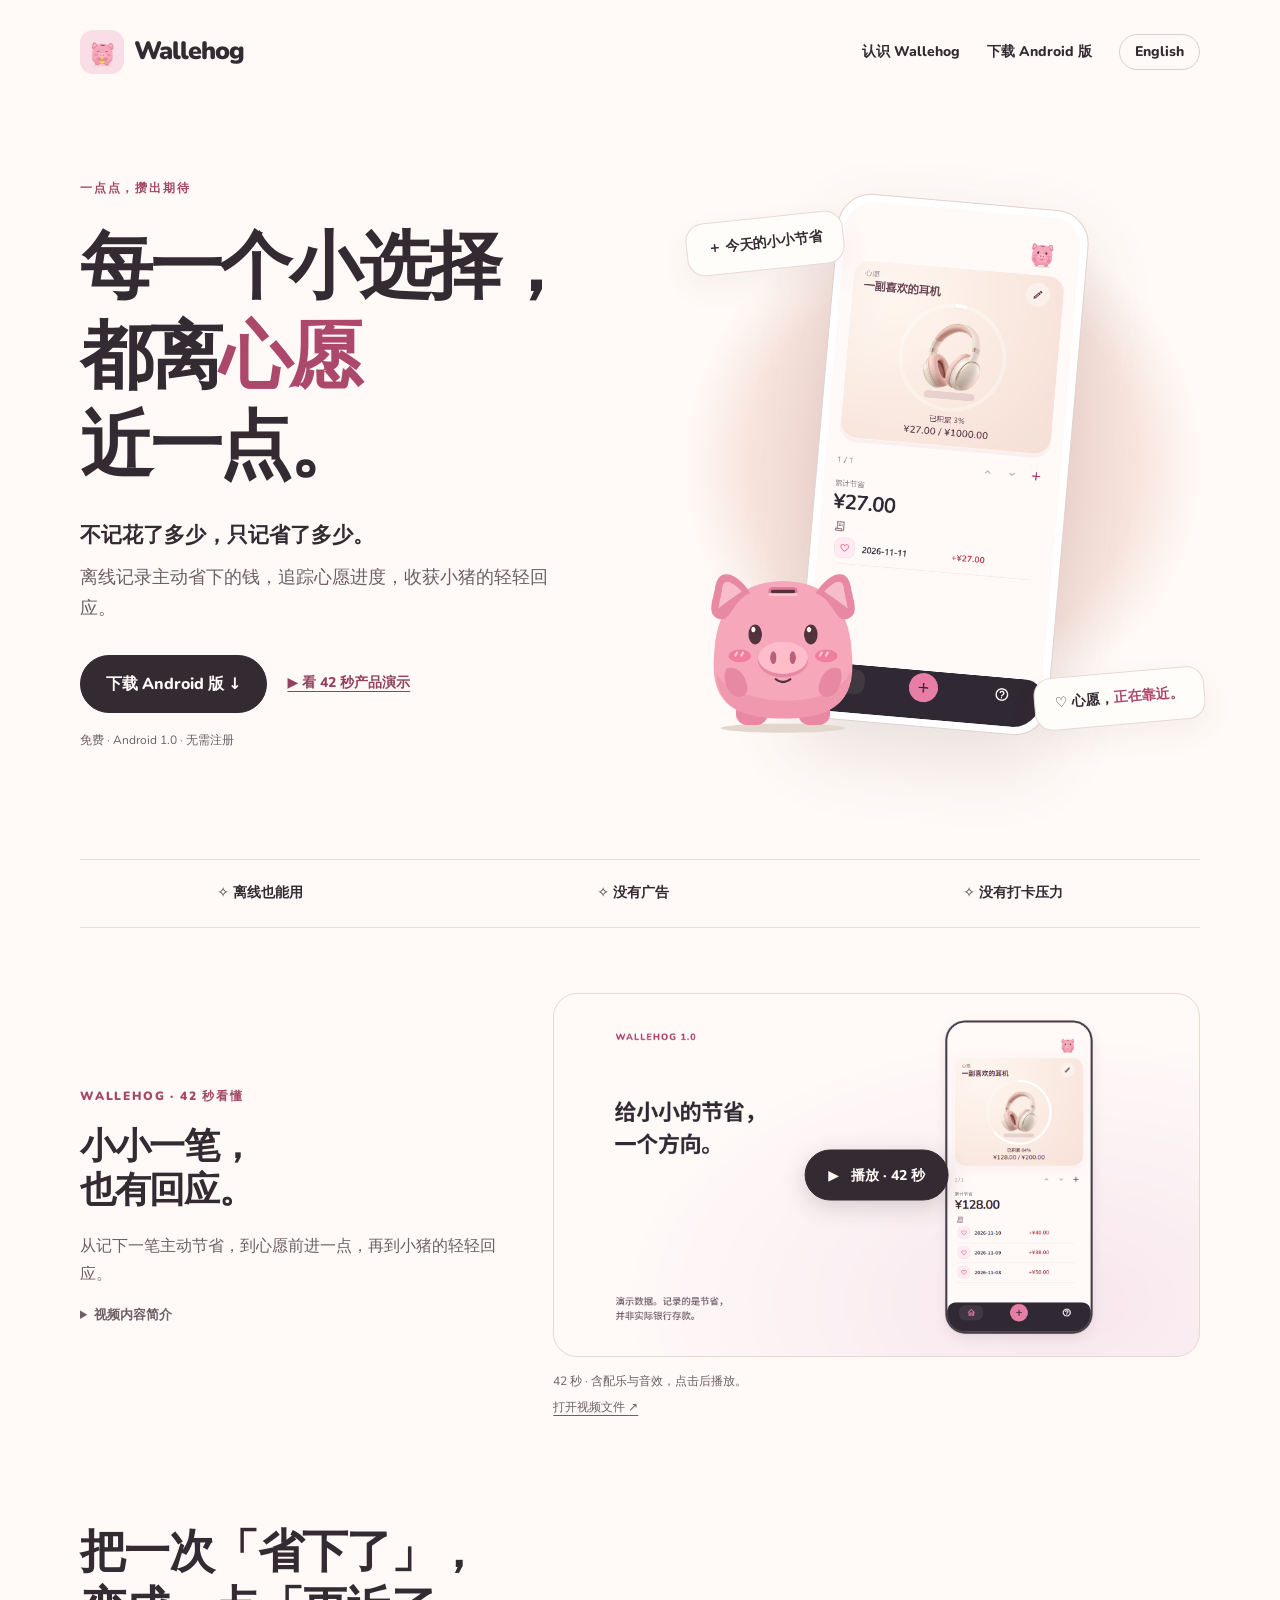
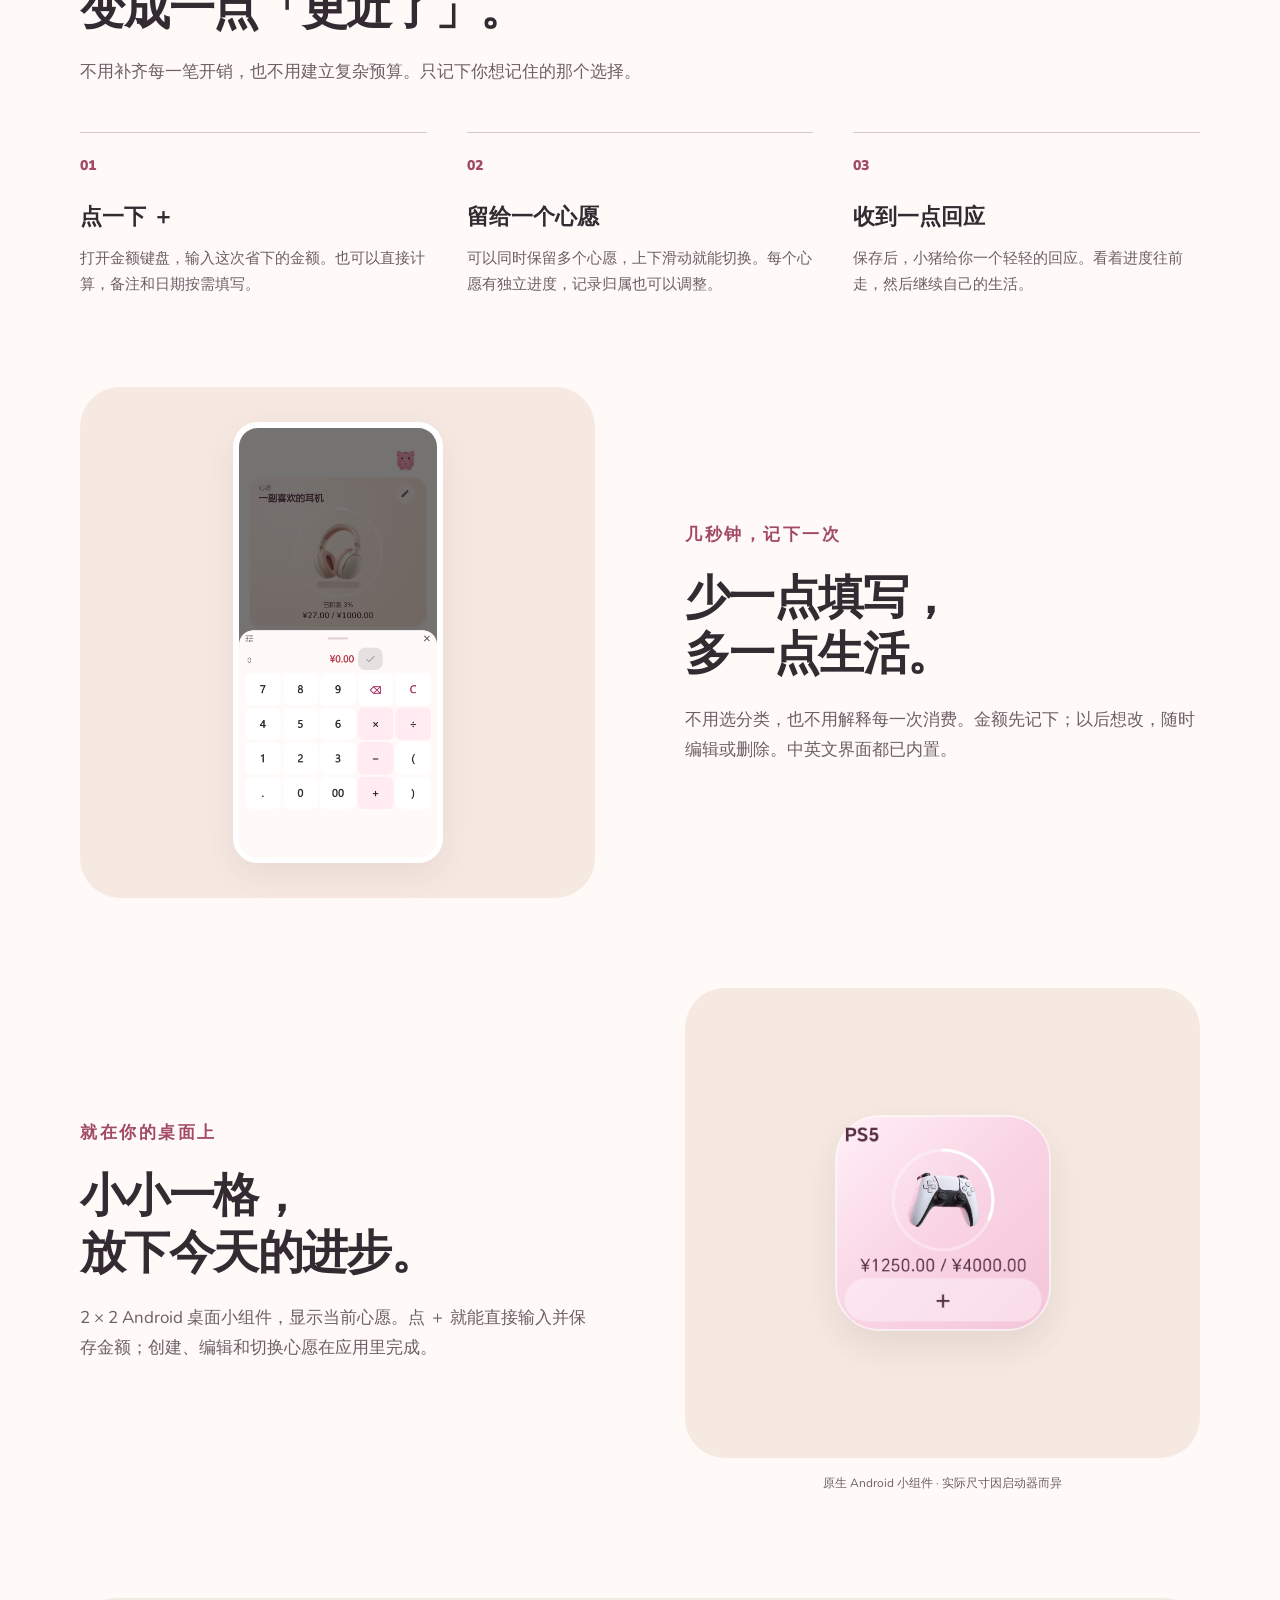
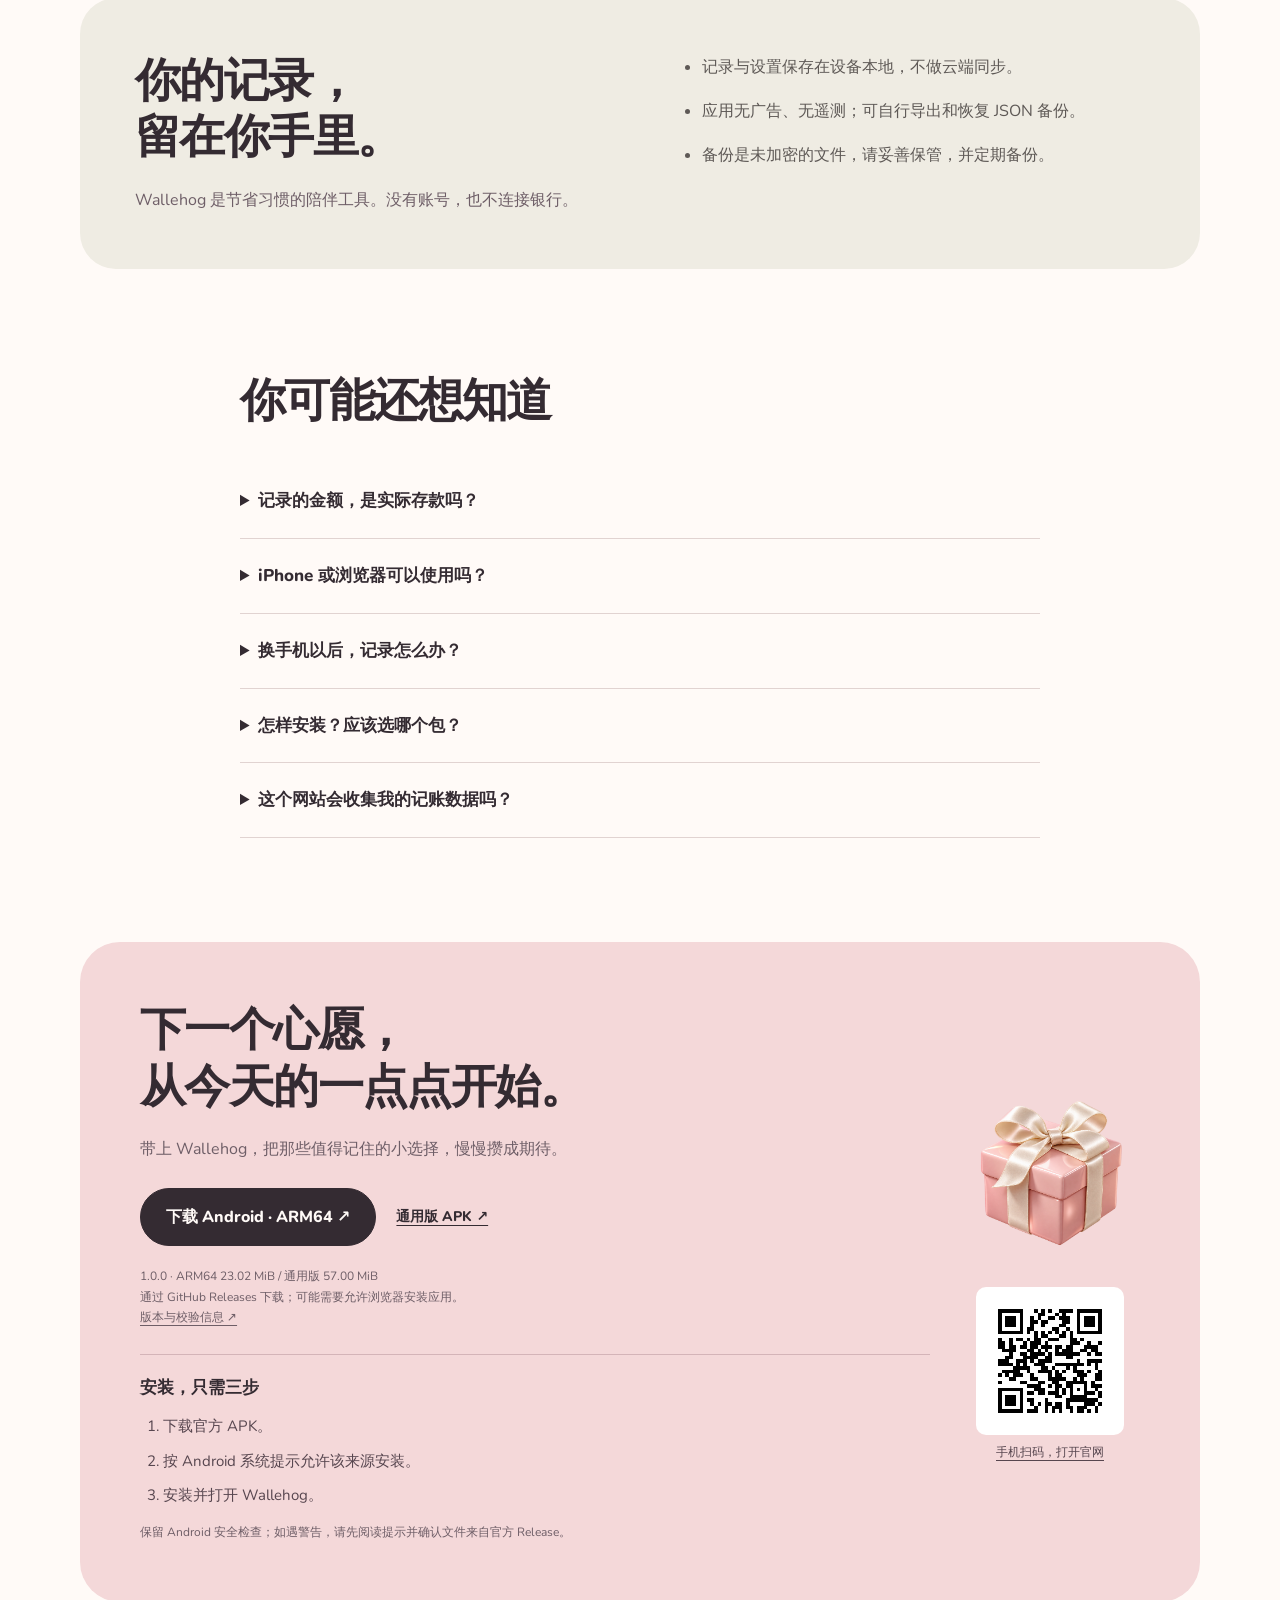
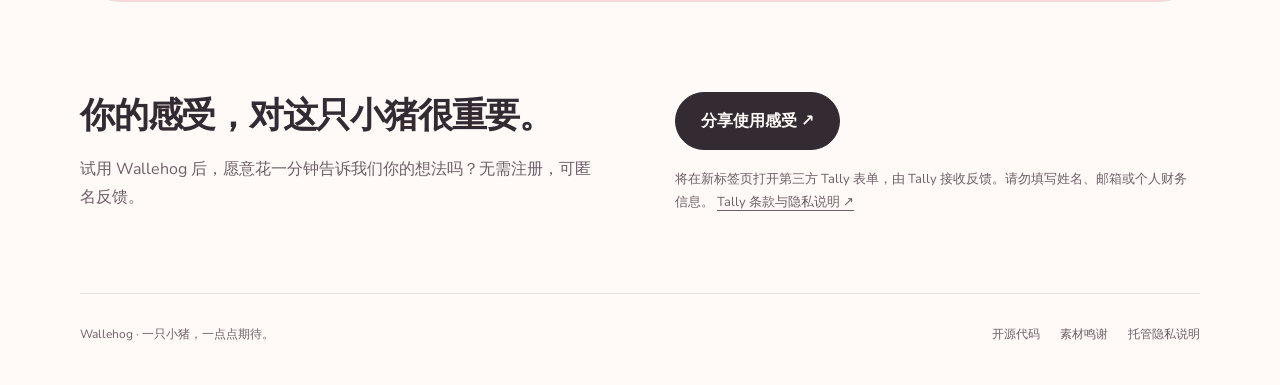
<file: website/index.html>
<!doctype html>
<html lang="zh-CN"><head><meta charset="utf-8"><meta name="viewport" content="width=device-width,initial-scale=1"><title>Wallehog · 每一个小选择，都离心愿近一点</title><meta name="description" content="Wallehog 是一款离线 Android 应用：记下你主动省下的钱，追踪心愿进度，收获小猪的一点正向回应。"><meta name="theme-color" content="#fffaf7"><meta property="og:title" content="Wallehog · 每一个小选择，都离心愿近一点"><meta property="og:description" content="Wallehog 是一款离线 Android 应用：记下你主动省下的钱，追踪心愿进度，收获小猪的一点正向回应。"><meta property="og:type" content="website"><meta property="og:image" content="https://naclarb.github.io/Wallehog/assets/home.png"><link rel="alternate" hreflang="zh-CN" href="https://naclarb.github.io/Wallehog/"><link rel="alternate" hreflang="en" href="https://naclarb.github.io/Wallehog/en/"><link rel="icon" href="assets/icon.png"><link rel="stylesheet" href="styles.css?v=growth1"><script src="film.js?v=qa1" defer></script><script src="pig.js?v=2" defer></script></head>
<body><a class="skip" href="#main">跳到正文</a><div class="wrap"><header><a class="brand" href="./"><img src="assets/icon.png" alt="" class="" width="44" height="44">Wallehog</a><nav aria-label="主导航"><a class="desktop" href="#features">认识 Wallehog</a><a class="desktop" href="#download">下载 Android 版</a><a class="lang" href="en/" lang="en">English</a></nav></header><main id="main"><section class="hero"><div><p class="eyebrow">一点点，攒出期待</p><h1>每一个小选择，<br>都离<em>心愿</em><br>近一点。</h1><p class="lead"><strong class="positioning">不记花了多少，只记省了多少。</strong><span>离线记录主动省下的钱，追踪心愿进度，收获小猪的轻轻回应。</span></p><div class="actions"><a class="button" href="#download">下载 Android 版 ↓</a><a class="text-link film-link" href="#film">▶ 看 42 秒产品演示</a></div><p class="fine">免费 · Android 1.0 · 无需注册</p></div><div class="hero-art"><div class="halo" aria-hidden="true"></div><div class="label label-top">＋ 今天的小小节省</div><div class="phone"><img src="assets/home.png" alt="Wallehog 首页：耳机心愿、节省进度与最近记录" class="" width="780" height="1688" fetchpriority="high"></div><div class="hero-pig"><img src="assets/pig.png" width="800" height="840" alt=""><button class="pig-touch" type="button" aria-label="摸摸小猪，让它跳一下" hidden></button></div><div class="label label-bottom">♡ 心愿，<span>正在靠近。</span></div></div></section><div class="principles"><span>✧ 离线也能用</span><span>✧ 没有广告</span><span>✧ 没有打卡压力</span></div><section class="film" id="film" aria-labelledby="film-title"><div class="film-copy"><p class="eyebrow">Wallehog · 42 秒看懂</p><h2 id="film-title">小小一笔，<br>也有回应。</h2><p>从记下一笔主动节省，到心愿前进一点，再到小猪的轻轻回应。</p><details class="film-description"><summary>视频内容简介</summary><p>影片演示为已有耳机心愿记下一次 ¥2 的节省：点 ＋、输入 2、确认保存。心愿从 ¥128 / ¥200（64%）变为 ¥130 / ¥200（65%），小猪回应已保存的记录。结尾介绍 Wallehog 与 Android 下载。示例金额为自行记录的节省，不是银行存款；全片含配乐与音效，无人声解说。</p></details></div><div><div class="film-player"><video id="product-film" controls playsinline preload="none" poster="assets/film-poster.png" width="1920" height="1080" tabindex="0" aria-label="播放 42 秒产品演示" aria-describedby="film-status"><source src="assets/wallehog-1.0.mp4" type="video/mp4"><track kind="captions" src="assets/film.zh-CN.vtt" srclang="zh-CN" label="简体中文"><track kind="captions" src="assets/film.en.vtt" srclang="en" label="English">你的浏览器无法直接播放此视频。</video><button class="play-film" hidden aria-controls="product-film" aria-label="播放 42 秒产品演示"><span aria-hidden="true">▶</span> 播放 · 42 秒</button></div><p class="film-status fine" id="film-status" role="status" data-playing="正在播放 · 42 秒产品演示" data-paused="播放已暂停，可使用播放器继续。" data-ended="播放完毕，可重新播放。" data-error="播放失败，请尝试下方视频文件链接。">42 秒 · 含配乐与音效，点击后播放。</p><a class="film-file fine" href="assets/wallehog-1.0.mp4">打开视频文件 ↗</a></div></section><section class="section" id="features"><div class="section-head"><h2>把一次「省下了」，<br>变成一点「更近了」。</h2><p>不用补齐每一笔开销，也不用建立复杂预算。只记下你想记住的那个选择。</p></div><div class="steps"><article class="step"><span class="number">01</span><h3>点一下 ＋</h3><p>打开金额键盘，输入这次省下的金额。也可以直接计算，备注和日期按需填写。</p></article><article class="step"><span class="number">02</span><h3>留给一个心愿</h3><p>可以同时保留多个心愿，上下滑动就能切换。每个心愿有独立进度，记录归属也可以调整。</p></article><article class="step"><span class="number">03</span><h3>收到一点回应</h3><p>保存后，小猪给你一个轻轻的回应。看着进度往前走，然后继续自己的生活。</p></article></div><div class="feature"><div><div class="image-panel"><img src="assets/calculator.png" alt="Wallehog 金额录入键盘" class="entry-img" loading="lazy" width="780" height="1688"></div></div><div class="feature-copy"><p class="eyebrow">几秒钟，记下一次</p><h2>少一点填写，<br>多一点生活。</h2><p>不用选分类，也不用解释每一次消费。金额先记下；以后想改，随时编辑或删除。中英文界面都已内置。</p></div></div><div class="feature"><div class="feature-copy"><p class="eyebrow">就在你的桌面上</p><h2>小小一格，<br>放下今天的进步。</h2><p>2 × 2 Android 桌面小组件，显示当前心愿。点 ＋ 就能直接输入并保存金额；创建、编辑和切换心愿在应用里完成。</p></div><div><div class="image-panel"><img src="assets/widget.png" alt="Wallehog Android 桌面小组件" class="widget-img" loading="lazy"></div><p class="caption">原生 Android 小组件 · 实际尺寸因启动器而异</p></div></div></section><section class="privacy"><div><h2>你的记录，<br>留在你手里。</h2><p>Wallehog 是节省习惯的陪伴工具。没有账号，也不连接银行。</p></div><ul><li>记录与设置保存在设备本地，不做云端同步。</li><li>应用无广告、无遥测；可自行导出和恢复 JSON 备份。</li><li>备份是未加密的文件，请妥善保管，并定期备份。</li></ul></section><section class="section faq"><h2>你可能还想知道</h2><details><summary>记录的金额，是实际存款吗？</summary><p>不是。这是你自行记录的节省金额，不代表银行余额、真实入账或可支配资金。心愿进度是一种鼓励，也不表示你已经能负担某次购买。</p></details><details><summary>iPhone 或浏览器可以使用吗？</summary><p>当前发布的是 Android 应用。这是产品介绍与下载网站，不是网页版应用；目前没有 iOS 或网页版本。</p></details><details><summary>换手机以后，记录怎么办？</summary><p>先在旧设备的帮助页面导出 JSON 备份，妥善保存并核验，再在新设备导入。没有账号与自动同步，清除应用数据或卸载前请先备份。</p></details><details><summary>怎样安装？应该选哪个包？</summary><p>点击下方按钮，从 GitHub Releases 下载 APK 后按 Android 系统提示安装。大多数较新的 Android 手机可选 ARM64（23.02 MiB）；不确定架构或需要 ARM/x86_64 时可选通用版（57.00 MiB）。两个包功能相同。</p></details><details><summary>这个网站会收集我的记账数据吗？</summary><p>网站不提供记录录入，也没有添加统计脚本、广告、Cookie 或第三方字体请求。网站由 GitHub Pages 托管，GitHub 会为安全目的记录访问者 IP；应用内的记录不会因此上传到网站。 使用感受反馈会打开第三方 Tally 表单，由 Tally 处理所提交的反馈；请勿填写个人财务信息。</p></details></section><section class="bottom-space" id="download"><div class="download"><div><h2>下一个心愿，<br>从今天的一点点开始。</h2><p>带上 Wallehog，把那些值得记住的小选择，慢慢攒成期待。</p><div class="actions"><a class="button" href="https://github.com/Naclarb/Wallehog/releases/latest/download/Wallehog-Android-arm64.apk">下载 Android · ARM64 ↗</a><a class="text-link" href="https://github.com/Naclarb/Wallehog/releases/latest/download/Wallehog-Android.apk">通用版 APK ↗</a></div><p class="fine">1.0.0 · ARM64 23.02 MiB / 通用版 57.00 MiB<br>通过 GitHub Releases 下载；可能需要允许浏览器安装应用。<br><a href="https://github.com/Naclarb/Wallehog/releases/tag/v1.0.0">版本与校验信息 ↗</a></p><div class="installation"><h3>安装，只需三步</h3><ol><li>下载官方 APK。</li><li>按 Android 系统提示允许该来源安装。</li><li>安装并打开 Wallehog。</li></ol><p class="fine">保留 Android 安全检查；如遇警告，请先阅读提示并确认文件来自官方 Release。</p></div></div><div class="download-visual"><img src="assets/gift.png" alt="" loading="lazy"><a class="qr-link" href="https://naclarb.github.io/Wallehog/"><img class="site-qr" src="assets/site-qr.svg" width="148" height="148" alt="Wallehog 官网二维码" loading="lazy"><span>手机扫码，打开官网</span></a></div></div></section><section class="feedback" id="feedback" aria-labelledby="feedback-title"><div><h2 id="feedback-title">你的感受，对这只小猪很重要。</h2><p>试用 Wallehog 后，愿意花一分钟告诉我们你的想法吗？无需注册，可匿名反馈。</p></div><div><a class="button" href="https://tally.so/r/7XL0ja" target="_blank" rel="noopener noreferrer" aria-describedby="feedback-note">分享使用感受 ↗</a><p class="fine" id="feedback-note">将在新标签页打开第三方 Tally 表单，由 Tally 接收反馈。请勿填写姓名、邮箱或个人财务信息。 <a href="https://tally.so/help/terms-and-privacy" target="_blank" rel="noopener noreferrer">Tally 条款与隐私说明 ↗</a></p></div></section></main><footer><span>Wallehog · 一只小猪，一点点期待。</span><div><a href="https://github.com/Naclarb/Wallehog">开源代码</a><a href="https://github.com/Naclarb/Wallehog/blob/main/docs/public/CREDITS.zh-CN.md">素材鸣谢</a><a href="https://docs.github.com/en/site-policy/privacy-policies/github-privacy-statement">托管隐私说明</a></div></footer></div></body></html>
</file>
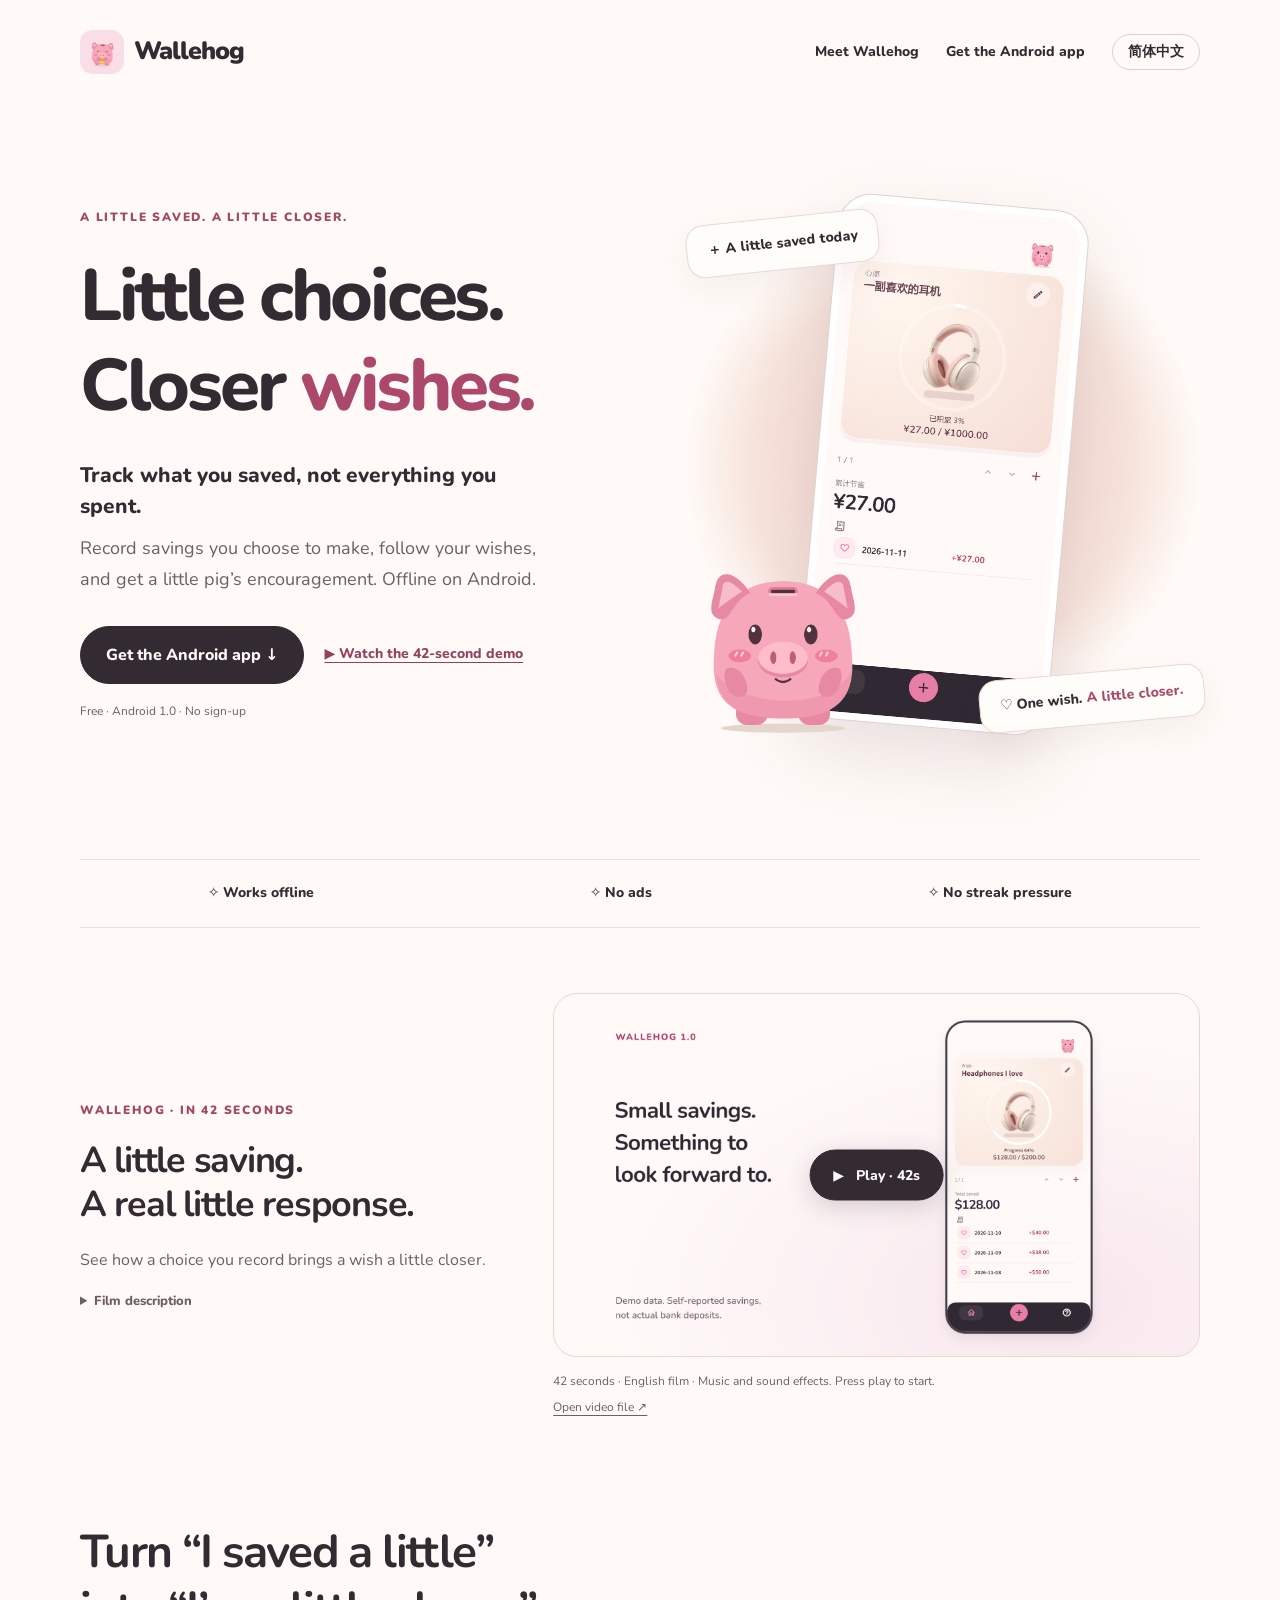
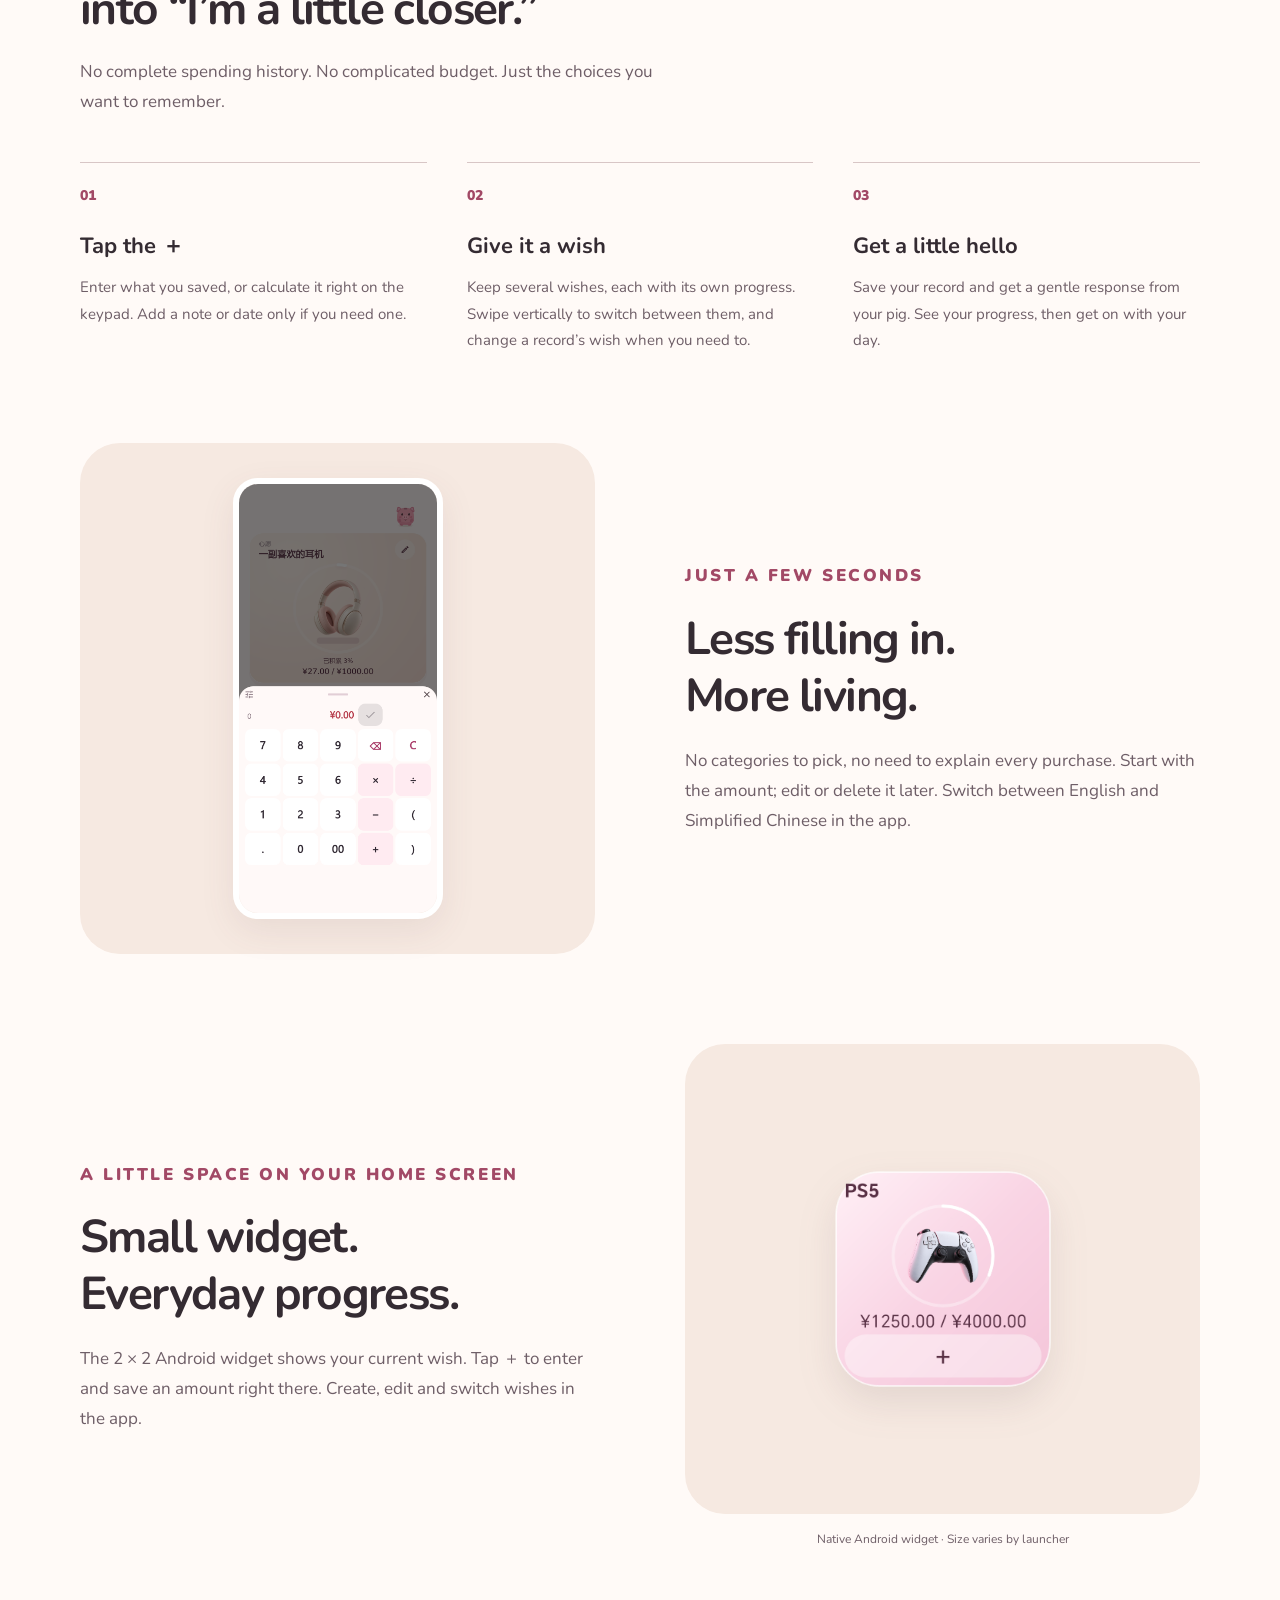
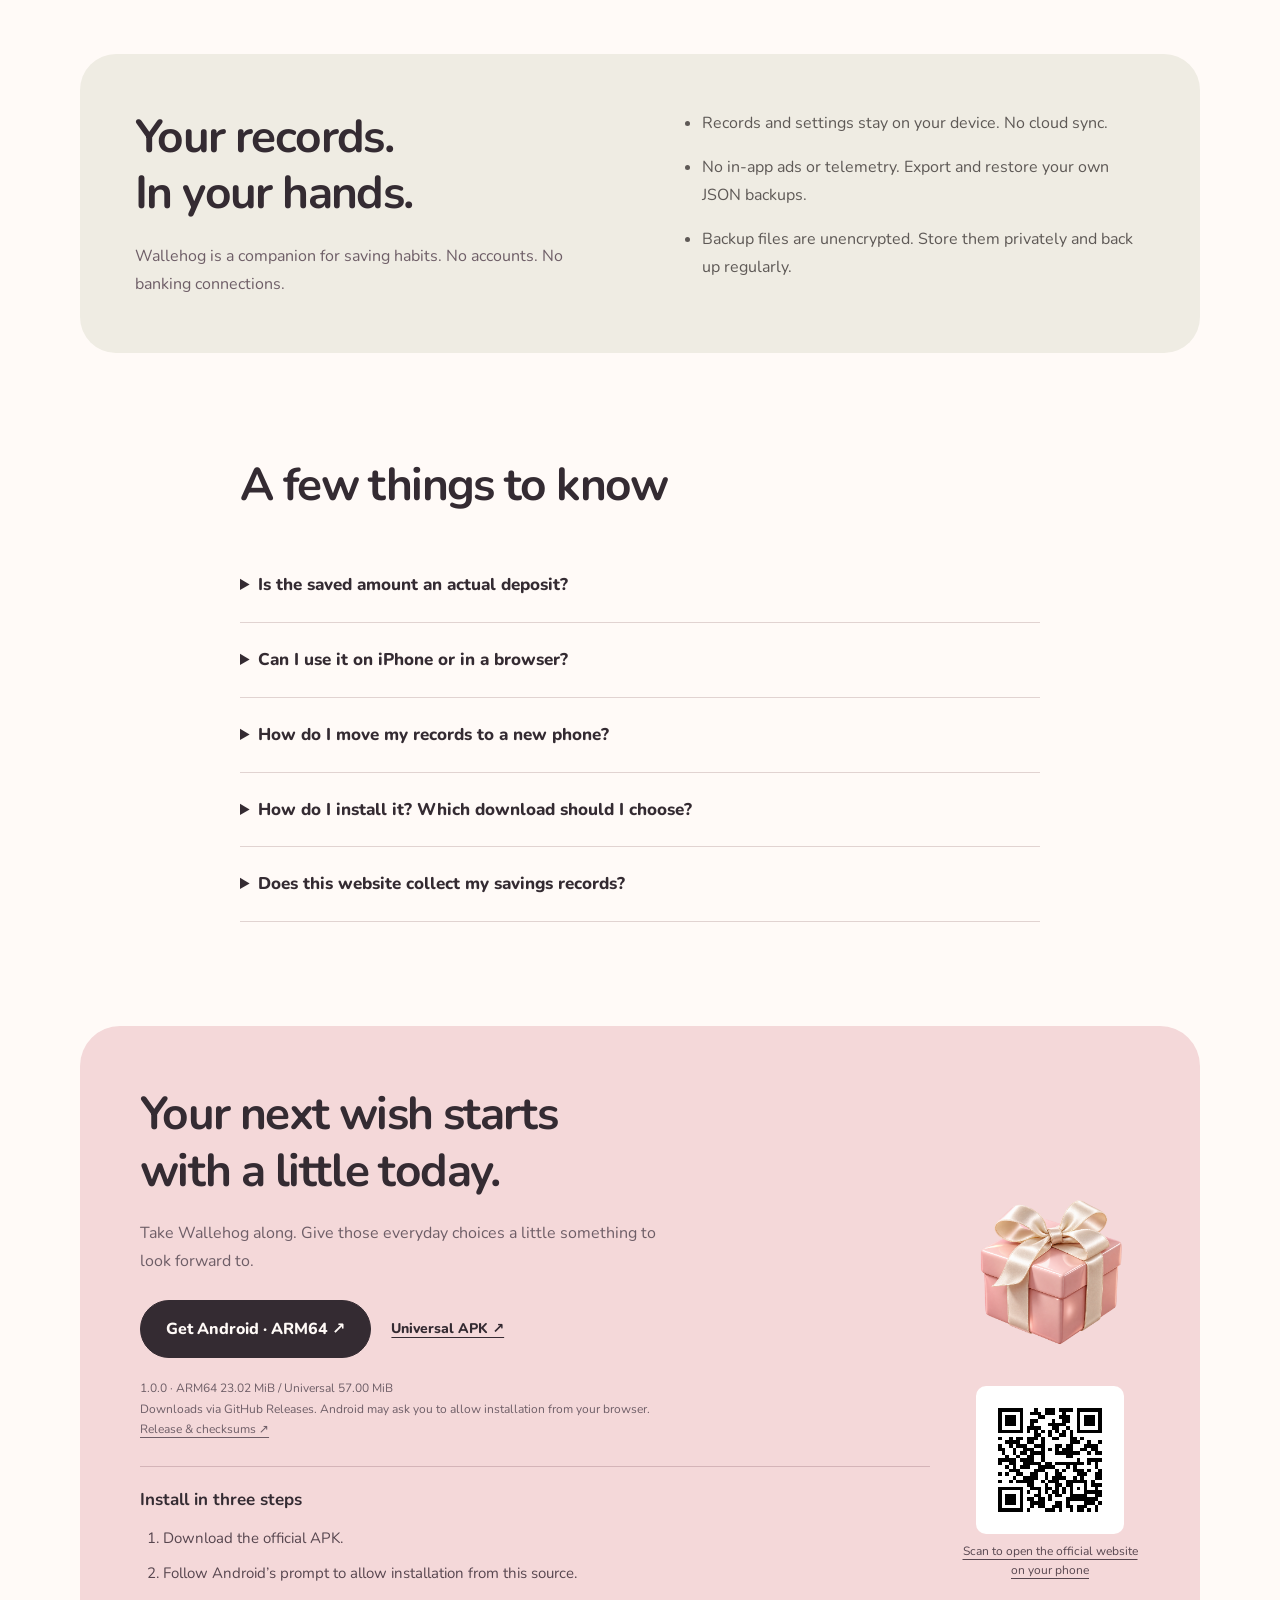
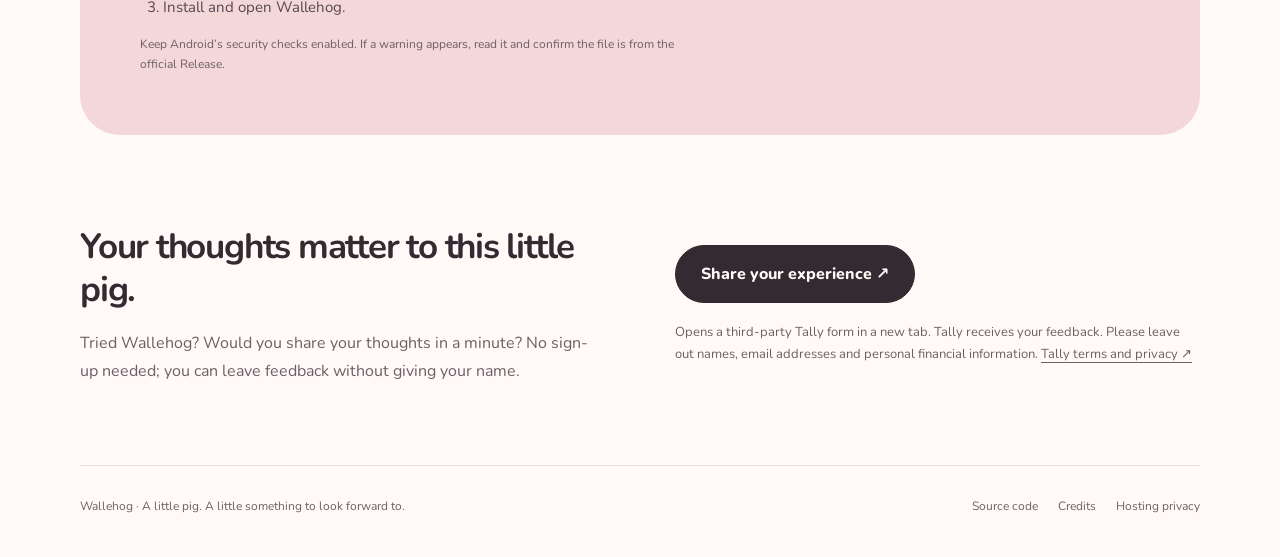
<file: website/en/index.html>
<!doctype html>
<html lang="en"><head><meta charset="utf-8"><meta name="viewport" content="width=device-width,initial-scale=1"><title>Wallehog · Little choices. Closer wishes.</title><meta name="description" content="Wallehog is an offline Android app for recording money you choose to save, tracking your wishes, and getting a little encouragement from your pig."><meta name="theme-color" content="#fffaf7"><meta property="og:title" content="Wallehog · Little choices. Closer wishes."><meta property="og:description" content="Wallehog is an offline Android app for recording money you choose to save, tracking your wishes, and getting a little encouragement from your pig."><meta property="og:type" content="website"><meta property="og:image" content="https://naclarb.github.io/Wallehog/assets/home.png"><link rel="alternate" hreflang="zh-CN" href="https://naclarb.github.io/Wallehog/"><link rel="alternate" hreflang="en" href="https://naclarb.github.io/Wallehog/en/"><link rel="icon" href="../assets/icon.png"><link rel="stylesheet" href="../styles.css?v=growth1"><script src="../film.js?v=qa1" defer></script><script src="../pig.js?v=2" defer></script></head>
<body><a class="skip" href="#main">Skip to content</a><div class="wrap"><header><a class="brand" href="../"><img src="../assets/icon.png" alt="" class="" width="44" height="44">Wallehog</a><nav aria-label="Main navigation"><a class="desktop" href="#features">Meet Wallehog</a><a class="desktop" href="#download">Get the Android app</a><a class="lang" href="../" lang="zh-CN">简体中文</a></nav></header><main id="main"><section class="hero"><div><p class="eyebrow">A little saved. A little closer.</p><h1>Little choices.<br>Closer <em>wishes.</em></h1><p class="lead"><strong class="positioning">Track what you saved, not everything you spent.</strong><span>Record savings you choose to make, follow your wishes, and get a little pig’s encouragement. Offline on Android.</span></p><div class="actions"><a class="button" href="#download">Get the Android app ↓</a><a class="text-link film-link" href="#film">▶ Watch the 42-second demo</a></div><p class="fine">Free · Android 1.0 · No sign-up</p></div><div class="hero-art"><div class="halo" aria-hidden="true"></div><div class="label label-top">＋ A little saved today</div><div class="phone"><img src="../assets/home.png" alt="Wallehog home screen with a headphone wish, savings progress and a recent record" class="" width="780" height="1688" fetchpriority="high"></div><div class="hero-pig"><img src="../assets/pig.png" width="800" height="840" alt=""><button class="pig-touch" type="button" aria-label="Pat the pig to make it hop" hidden></button></div><div class="label label-bottom">♡ One wish. <span>A little closer.</span></div></div></section><div class="principles"><span>✧ Works offline</span><span>✧ No ads</span><span>✧ No streak pressure</span></div><section class="film" id="film" aria-labelledby="film-title"><div class="film-copy"><p class="eyebrow">Wallehog · In 42 seconds</p><h2 id="film-title">A little saving.<br>A real little response.</h2><p>See how a choice you record brings a wish a little closer.</p><details class="film-description"><summary>Film description</summary><p>A $2 saving is recorded against an existing headphone wish. The film shows tapping ＋, entering 2, and confirming. The wish moves from $128 / $200 (64%) to $130 / $200 (65%), and the pig responds to the saved record. The ending introduces Wallehog and its Android download. Amounts are illustrative, self-reported savings, not bank deposits. There is music and sound effects, with no spoken dialogue.</p></details></div><div><div class="film-player"><video id="product-film" controls playsinline preload="none" poster="../assets/film-poster-en.png" width="1920" height="1080" tabindex="0" aria-label="Play the 42-second product demo" aria-describedby="film-status"><source src="../assets/wallehog-1.0-en.mp4" type="video/mp4"><track kind="captions" src="../assets/film-english.zh-CN.vtt" srclang="zh-CN" label="简体中文"><track kind="captions" src="../assets/film-english.en.vtt" srclang="en" label="English">Your browser cannot play this video.</video><button class="play-film" hidden aria-controls="product-film" aria-label="Play the 42-second product demo"><span aria-hidden="true">▶</span> Play · 42s</button></div><p class="film-status fine" id="film-status" role="status" data-playing="Playing · 42-second product demo" data-paused="Paused. Use the player controls to continue." data-ended="Finished. You can replay the film." data-error="Playback failed. Try the video file link below.">42 seconds · English film · Music and sound effects. Press play to start.</p><a class="film-file fine" href="../assets/wallehog-1.0-en.mp4">Open video file ↗</a></div></section><section class="section" id="features"><div class="section-head"><h2>Turn “I saved a little”<br>into “I’m a little closer.”</h2><p>No complete spending history. No complicated budget. Just the choices you want to remember.</p></div><div class="steps"><article class="step"><span class="number">01</span><h3>Tap the ＋</h3><p>Enter what you saved, or calculate it right on the keypad. Add a note or date only if you need one.</p></article><article class="step"><span class="number">02</span><h3>Give it a wish</h3><p>Keep several wishes, each with its own progress. Swipe vertically to switch between them, and change a record’s wish when you need to.</p></article><article class="step"><span class="number">03</span><h3>Get a little hello</h3><p>Save your record and get a gentle response from your pig. See your progress, then get on with your day.</p></article></div><div class="feature"><div><div class="image-panel"><img src="../assets/calculator.png" alt="Wallehog amount entry keypad" class="entry-img" loading="lazy" width="780" height="1688"></div></div><div class="feature-copy"><p class="eyebrow">Just a few seconds</p><h2>Less filling in.<br>More living.</h2><p>No categories to pick, no need to explain every purchase. Start with the amount; edit or delete it later. Switch between English and Simplified Chinese in the app.</p></div></div><div class="feature"><div class="feature-copy"><p class="eyebrow">A little space on your home screen</p><h2>Small widget.<br>Everyday progress.</h2><p>The 2 × 2 Android widget shows your current wish. Tap ＋ to enter and save an amount right there. Create, edit and switch wishes in the app.</p></div><div><div class="image-panel"><img src="../assets/widget.png" alt="Wallehog Android home-screen widget" class="widget-img" loading="lazy"></div><p class="caption">Native Android widget · Size varies by launcher</p></div></div></section><section class="privacy"><div><h2>Your records.<br>In your hands.</h2><p>Wallehog is a companion for saving habits. No accounts. No banking connections.</p></div><ul><li>Records and settings stay on your device. No cloud sync.</li><li>No in-app ads or telemetry. Export and restore your own JSON backups.</li><li>Backup files are unencrypted. Store them privately and back up regularly.</li></ul></section><section class="section faq"><h2>A few things to know</h2><details><summary>Is the saved amount an actual deposit?</summary><p>No. It is self-reported savings, not a bank balance, actual deposit or spendable funds. Wish progress is encouragement, not proof that a purchase is affordable.</p></details><details><summary>Can I use it on iPhone or in a browser?</summary><p>The current release is an Android app. This is its introduction and download website. No iOS or web app is distributed.</p></details><details><summary>How do I move my records to a new phone?</summary><p>Export a JSON backup from Help on your old device, keep and verify the file, then import it on your new device. There is no account or automatic sync. Back up before uninstalling or clearing app data.</p></details><details><summary>How do I install it? Which download should I choose?</summary><p>Download the APK from GitHub Releases and follow the Android installation prompts. Most newer Android phones can use ARM64 (23.02 MiB). Choose Universal (57.00 MiB) for ARM/x86_64 or if you are unsure. Both have the same features.</p></details><details><summary>Does this website collect my savings records?</summary><p>This site has no record entry, analytics scripts, ads, cookies or third-party font requests. GitHub Pages hosts the site, and GitHub logs visitor IP addresses for security. Your app records are not uploaded to this website. Feedback opens a separate third-party Tally form; Tally processes the submitted feedback. Do not include personal financial information.</p></details></section><section class="bottom-space" id="download"><div class="download"><div><h2>Your next wish starts<br>with a little today.</h2><p>Take Wallehog along. Give those everyday choices a little something to look forward to.</p><div class="actions"><a class="button" href="https://github.com/Naclarb/Wallehog/releases/latest/download/Wallehog-Android-arm64.apk">Get Android · ARM64 ↗</a><a class="text-link" href="https://github.com/Naclarb/Wallehog/releases/latest/download/Wallehog-Android.apk">Universal APK ↗</a></div><p class="fine">1.0.0 · ARM64 23.02 MiB / Universal 57.00 MiB<br>Downloads via GitHub Releases. Android may ask you to allow installation from your browser.<br><a href="https://github.com/Naclarb/Wallehog/releases/tag/v1.0.0">Release & checksums ↗</a></p><div class="installation"><h3>Install in three steps</h3><ol><li>Download the official APK.</li><li>Follow Android’s prompt to allow installation from this source.</li><li>Install and open Wallehog.</li></ol><p class="fine">Keep Android’s security checks enabled. If a warning appears, read it and confirm the file is from the official Release.</p></div></div><div class="download-visual"><img src="../assets/gift.png" alt="" loading="lazy"><a class="qr-link" href="https://naclarb.github.io/Wallehog/en/"><img class="site-qr" src="../assets/site-qr-en.svg" width="148" height="148" alt="Wallehog official website QR code" loading="lazy"><span>Scan to open the official website on your phone</span></a></div></div></section><section class="feedback" id="feedback" aria-labelledby="feedback-title"><div><h2 id="feedback-title">Your thoughts matter to this little pig.</h2><p>Tried Wallehog? Would you share your thoughts in a minute? No sign-up needed; you can leave feedback without giving your name.</p></div><div><a class="button" href="https://tally.so/r/7XL0ja" target="_blank" rel="noopener noreferrer" aria-describedby="feedback-note">Share your experience ↗</a><p class="fine" id="feedback-note">Opens a third-party Tally form in a new tab. Tally receives your feedback. Please leave out names, email addresses and personal financial information. <a href="https://tally.so/help/terms-and-privacy" target="_blank" rel="noopener noreferrer">Tally terms and privacy ↗</a></p></div></section></main><footer><span>Wallehog · A little pig. A little something to look forward to.</span><div><a href="https://github.com/Naclarb/Wallehog">Source code</a><a href="https://github.com/Naclarb/Wallehog/blob/main/docs/public/CREDITS.md">Credits</a><a href="https://docs.github.com/en/site-policy/privacy-policies/github-privacy-statement">Hosting privacy</a></div></footer></div></body></html>
</file>
<file: website/styles.css>
@font-face{font-family:Nunito;src:url("assets/Nunito.ttf") format("truetype");font-display:swap}
*{box-sizing:border-box}
html{scroll-behavior:smooth;scroll-padding-top:28px}
body{margin:0;background:#fffaf7;color:#342b32;font-family:Nunito,"Microsoft YaHei",system-ui,sans-serif;line-height:1.75}
a{color:inherit;text-underline-offset:4px}
a:focus-visible,summary:focus-visible{outline:3px solid #9b365c;outline-offset:6px}
img{display:block;max-width:100%;height:auto}
h1,h2,h3,p{margin:0}
h1,h2,h3{line-height:1.23}
h1{font-size:clamp(42px,5.7vw,76px);letter-spacing:-.045em;font-weight:800}
h2{font-size:clamp(30px,4vw,46px);letter-spacing:-.035em}
h3{font-size:22px}
p{color:#6e5e67}
.wrap{width:min(1120px,calc(100% - 64px));margin:auto}
.skip{position:absolute;left:16px;top:-80px;background:white;padding:10px;z-index:9}
.skip:focus{top:12px}
header{height:104px;display:flex;align-items:center;justify-content:space-between;gap:20px}
.brand{display:flex;align-items:center;gap:10px;font-size:25px;font-weight:900;text-decoration:none;letter-spacing:-1px}
.brand img{width:44px;height:44px;border-radius:13px}
nav{display:flex;gap:27px;align-items:center;font-size:14px;font-weight:800}
nav a{text-decoration:none}
.lang{border:1px solid #ddcfcf;border-radius:30px;padding:5px 15px}
.hero{display:grid;grid-template-columns:1.1fr 1fr;align-items:center;gap:40px;padding:55px 0 90px}
.eyebrow{font-size:12px;font-weight:900;letter-spacing:.15em;color:#a24966;margin-bottom:24px;text-transform:uppercase}
.hero h1 em{font-style:normal;color:#ab486c}
.lead{font-size:18px;max-width:470px;margin:28px 0 30px}
.actions{display:flex;align-items:center;gap:20px;flex-wrap:wrap}
.button{display:inline-flex;align-items:center;justify-content:center;text-decoration:none;background:#342b32;color:#fffaf7;border:1px solid #342b32;padding:14px 25px;border-radius:100px;font-weight:800;transition:transform .2s,background .2s}
.button:hover{background:#5f3e50;transform:translateY(-2px)}
.text-link{font-size:14px;font-weight:800}
.fine{font-size:12px;line-height:1.7}
.hero .fine{margin-top:17px}
.hero-art{position:relative;min-height:610px;display:flex;justify-content:center;align-items:center}
.halo{position:absolute;width:100%;aspect-ratio:1;border-radius:50%;background:radial-gradient(circle,#f3cfcd 0%,#f7e4dc 53%,#fffaf7 71%)}
.phone{position:relative;width:252px;padding:7px;border:1px solid #e0d2cf;border-radius:34px;background:#fff;box-shadow:0 30px 70px #684c5625;transform:rotate(5deg)}
.phone img{border-radius:28px}
.label{position:absolute;z-index:1;background:#fffdf9;border:1px solid #ead8d7;padding:13px 20px;border-radius:18px;box-shadow:0 12px 30px #684c5610;font-size:14px;font-weight:800}
.label-top{top:58px;left:0;transform:rotate(-6deg)}
.label-bottom{bottom:65px;right:0;transform:rotate(-5deg)}
.label span{color:#ab486c}
.principles{border-top:1px solid #e9ded9;border-bottom:1px solid #e9ded9;display:flex;justify-content:space-around;gap:20px;padding:21px 0;font-size:14px;font-weight:800;flex-wrap:wrap}
.section{padding:104px 0}
.section-head{max-width:600px;margin-bottom:45px}
.section-head p{margin-top:20px;font-size:17px}
.steps{display:grid;grid-template-columns:repeat(3,1fr);gap:40px}
.step{border-top:1px solid #d8c6c6;padding-top:21px}
.number{display:block;color:#a24966;font-size:14px;margin-bottom:25px;font-weight:900}
.step p{margin-top:14px;font-size:15px}
.feature{display:grid;grid-template-columns:1fr 1fr;align-items:center;gap:90px;margin-top:90px}
.feature-copy p{margin-top:22px;font-size:17px}
.feature-copy .eyebrow{margin:0 0 20px}
.image-panel{background:#f6e9e1;border-radius:40px;min-height:470px;display:flex;align-items:center;justify-content:center;padding:35px;position:relative}
.entry-img{width:210px;border:6px solid #fff;border-radius:25px;box-shadow:0 12px 35px #684c5618}
.widget-img{width:240px;filter:drop-shadow(0 16px 18px #684c5620)}
.caption{font-size:12px;text-align:center;margin-top:15px}
.privacy{display:grid;grid-template-columns:1fr 1fr;gap:80px;background:#efece3;border-radius:36px;padding:55px}
.privacy p{margin-top:20px}
.privacy ul{margin:0;padding-left:22px;color:#5e5956}
.privacy li+li{margin-top:16px}
.faq{max-width:800px;margin:auto}
.faq h2{margin-bottom:35px}
details{border-bottom:1px solid #e1d3d1;padding:22px 0}
summary{cursor:pointer;font-size:17px;font-weight:800}
details p{margin-top:15px;font-size:15px}
.download{background:#f4d8d9;border-radius:40px;padding:60px;display:grid;grid-template-columns:1fr auto;align-items:center;gap:30px;position:relative}
.download p{margin:20px 0 25px;max-width:540px}
.download img{width:180px}
.download .fine{margin-bottom:0}
footer{border-top:1px solid #e9ded9;padding:30px 0 40px;display:flex;justify-content:space-between;gap:24px;font-size:12px;color:#6e5e67}
footer div{display:flex;gap:20px;flex-wrap:wrap}
footer a{text-decoration:none}
.bottom-space{padding-bottom:90px}
@media(max-width:850px){.wrap{width:calc(100% - 40px)}
nav{gap:16px}
.hero{gap:20px}
.hero-art{min-height:520px}
.phone{width:220px}
.label{font-size:12px;padding:10px 13px}
.label-top{top:24px}
.label-bottom{bottom:26px}
.feature{gap:40px}
.privacy{gap:35px;padding:35px}
.download{padding:40px}
.download img{width:130px}
}
@media(max-width:620px){header{height:85px}
.brand{font-size:22px}
.brand img{width:36px;height:36px}
nav .desktop{display:none}
nav{gap:12px}
.hero{grid-template-columns:1fr;padding:35px 0 45px;gap:30px}
.hero-art{min-height:535px;max-width:370px;width:100%;margin:auto}
.phone{width:226px}
.label-top{top:25px;left:0}
.label-bottom{bottom:30px;right:0}
.lead{font-size:17px;margin:23px 0}
.eyebrow{margin-bottom:20px}
.principles{font-size:12px;gap:12px}
.section{padding:65px 0}
.steps{grid-template-columns:1fr;gap:30px}
.number{margin-bottom:12px}
.feature{grid-template-columns:1fr;gap:30px;margin-top:60px}
.feature-copy{order:-1}
.image-panel{min-height:370px;border-radius:28px;padding:25px}
.entry-img{width:180px}
.privacy{grid-template-columns:1fr;gap:25px;padding:30px;border-radius:28px}
.download{grid-template-columns:1fr;padding:32px;border-radius:28px}
.download img{display:none}
.download .actions{gap:15px}
.download .button{width:100%;font-size:14px}
footer{flex-direction:column}
.bottom-space{padding-bottom:60px}
}
@media(prefers-reduced-motion:reduce){html{scroll-behavior:auto}
.button{transition:none}
.button:hover{transform:none}
}

/* Review round 1: preserve the existing palette, type and page composition. */
.hero-pig{position:absolute;z-index:2;left:-24px;bottom:10px;width:242px;pointer-events:none}
.hero-art .label-bottom{bottom:45px;right:-5px}
.film-link{color:#93415e}
.film{display:grid;grid-template-columns:1fr 1.55fr;gap:56px;align-items:center;padding-top:65px}
.film-copy h2{font-size:36px}
.film-copy>p:not(.eyebrow){margin-top:18px;font-size:16px}
.film-copy .eyebrow{margin-bottom:18px}
.film-description{padding:16px 0 0;border:0}
.film-description summary{font-size:13px;color:#6e5e67}
.film-description p{font-size:13px}
.film-player{position:relative;border-radius:24px;overflow:hidden;background:#f6e9e1;border:1px solid #e8d8d3}
.film-player video{width:100%;height:auto;aspect-ratio:16/9;display:block}
.play-film{position:absolute;left:50%;top:50%;transform:translate(-50%,-50%);border:1px solid #342b32;border-radius:50px;background:#342b32;color:#fffaf7;padding:15px 23px;white-space:nowrap;font:800 14px Nunito,"Microsoft YaHei",system-ui,sans-serif;cursor:pointer;box-shadow:0 6px 25px #342b3230}
.play-film[hidden]{display:none}
.play-film span{margin-right:8px}
button:focus-visible,video:focus-visible{outline:3px solid #9b365c;outline-offset:5px}
.film-status{margin-top:14px;min-height:21px}
.film-file{color:#6e5e67}
@media(max-width:850px){.hero-pig{left:-25px;bottom:0;width:210px}.hero-art .label-bottom{bottom:8px;right:0}.film{gap:30px;grid-template-columns:1fr 1.35fr}.film-copy h2{font-size:30px}}
@media(max-width:620px){.hero-pig{left:-25px;bottom:-14px;width:210px}.hero-art .label-bottom{bottom:8px;right:0}.film{grid-template-columns:1fr;padding-top:50px;gap:24px}.film-player{border-radius:20px}.film-copy h2{font-size:30px}.film-status{font-size:12px}.hero .actions{gap:16px}}

.film-player:focus-within{outline:3px solid #9b365c;outline-offset:5px}
@media(max-width:620px){.download h2{font-size:clamp(24px,6.7vw,28px)}}

/* Final QA: readable supporting text and touch targets; locked composition retained. */
@media(max-width:620px){
.fine,.caption,footer,.film-status,.film-description summary,.film-description p{font-size:14px}
.brand,.lang,.text-link,.film-file,.download .fine a,footer a{min-height:44px;display:inline-flex;align-items:center}
.faq summary,.film-description summary{min-height:44px;padding:7px 0}
}

/* Keep the existing character position and animate only its image. */
.hero-pig{line-height:0}
.pig-touch{position:absolute;left:18%;top:18%;width:64%;height:72%;padding:0;border:0;background:transparent;cursor:pointer;pointer-events:auto;touch-action:manipulation;border-radius:42%}
.hero-pig img{width:100%;height:auto;pointer-events:none}
.pig-touch:focus-visible{outline:3px solid #9b365c;outline-offset:4px}
.hero-pig:active img{filter:brightness(.97)}

/* Focused postlaunch copy, install help and external feedback. */
.positioning{display:block;color:#342b32;font-size:21px;line-height:1.5;font-weight:800;margin-bottom:10px}
.installation{margin-top:27px;border-top:1px solid #d4b4b8;padding-top:23px}
.installation h3{font-size:17px}
.installation ol{padding-left:23px;margin:14px 0 0;color:#57464f;font-size:15px}
.installation li+li{margin-top:8px}
.download .installation .fine{margin:14px 0 0}
.download-visual{display:flex;flex-direction:column;align-items:center;gap:25px;width:180px}
.qr-link{display:flex;flex-direction:column;align-items:center;gap:8px;text-align:center;font-size:12px;line-height:1.6;color:#57464f}
.download .site-qr{width:148px;height:148px;border-radius:10px;border:8px solid white;background:white}
.feedback{display:grid;grid-template-columns:1fr 1fr;align-items:center;gap:70px;padding:0 0 80px}
.feedback h2{font-size:clamp(27px,3vw,35px)}
.feedback p{margin-top:18px;max-width:520px;font-size:16px}
.feedback .fine{font-size:13px}
@media(max-width:620px){.positioning{font-size:19px}.download-visual{display:none}.feedback{grid-template-columns:1fr;gap:24px;padding-bottom:60px}.feedback h2{font-size:27px}.feedback .fine{font-size:14px}.feedback .fine a{display:inline-flex;align-items:center;min-height:44px}.installation ol{font-size:15px}}
</file>
